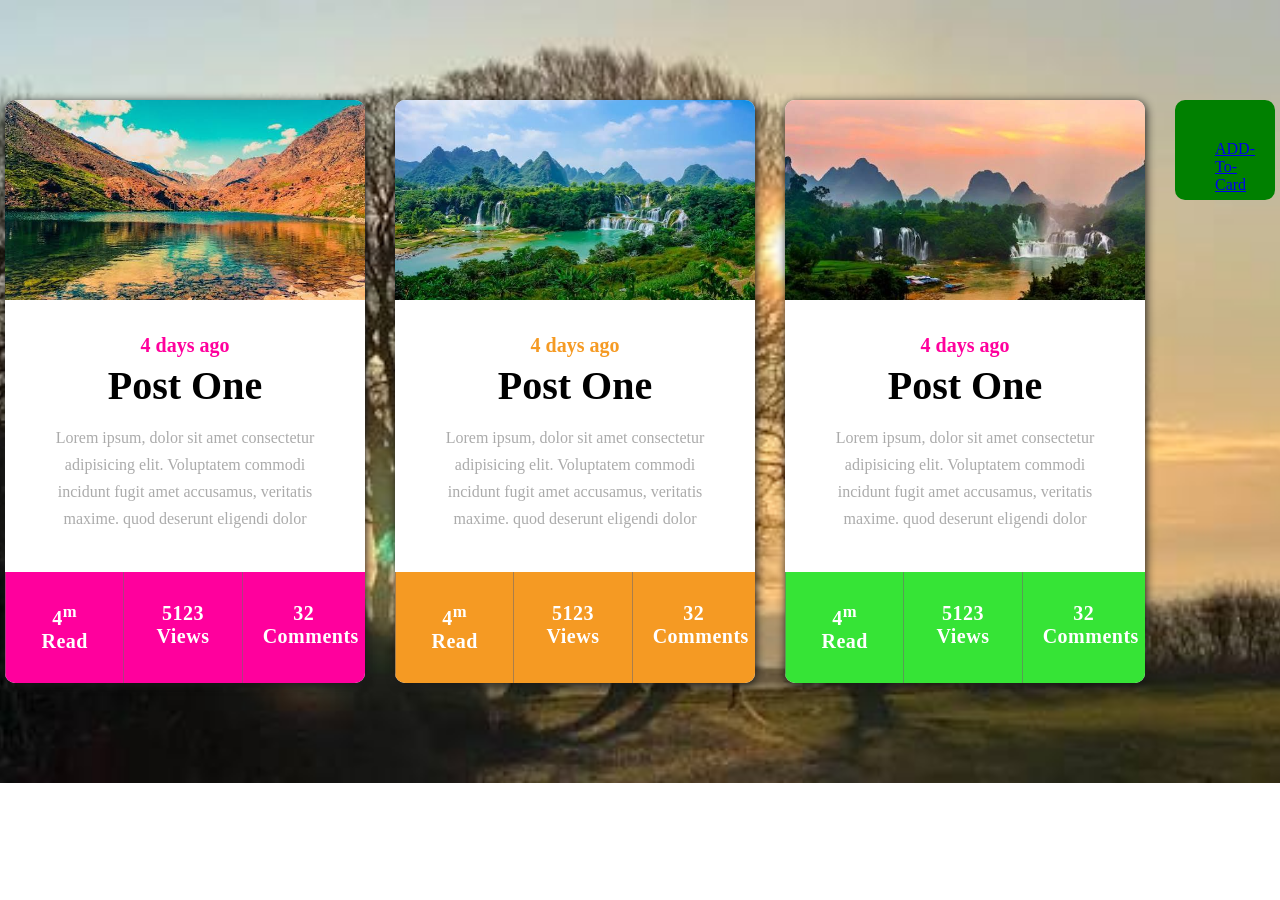
<file: index.html>
<!DOCTYPE html>
<html lang="en">
<head>
    <meta charset="UTF-8">
    <meta name="viewport" content="width=device-width, initial-scale=1.0">
    <title>Card</title>
    <link rel="stylesheet" href="./css/style.css">
</head>
<body>
    <section>
        <div class="cards">
        
        <div class="card pink">
            <div class="card_img">
           <img src="./images/left.jpg" alt="">
            </div>
            <div class="card_details">
                <div class="header">
                    <span>4 days ago</span>
                    <h3>Post One</h3>
                    <p>Lorem ipsum, dolor sit amet consectetur adipisicing elit. Voluptatem commodi incidunt fugit amet accusamus, veritatis maxime. quod deserunt eligendi dolor</p>
                </div>
                <div class="card_footer">
                    <div class="info">
                        <h4>4<sup>m</sup></h4>
                        <p>Read</p>
                    </div>
                    <div class="info">
                        <h4>5123</h4>
                        <p>Views</p>
                    </div>
                    <div class="info center">
                        <h4>32</h4>
                        <p>Comments</p>
                    </div>
                </div>

            </div>
        </div>
         <div class="card orange">
            <div class="card_img">
                <img src="./images/middle.jpg" alt="">
            </div>
            
            <div class="card_details">
                <div class="header">
                    <span>4 days ago</span>
                    <h3>Post One</h3>
                    <p>Lorem ipsum, dolor sit amet consectetur adipisicing elit. Voluptatem commodi incidunt fugit amet accusamus, veritatis maxime. quod deserunt eligendi dolor</p>
                </div>
                <div class="card_footer">
                    <div class="info">
                        <h4>4<sup>m</sup></h4>
                        <p>Read</p>
                    </div>
                    <div class="info">
                        <h4>5123</h4>
                        <p>Views</p>
                    </div>
                    <div class="info">
                        <h4>32</h4>
                        <p>Comments</p>
                    </div>
                </div>

            </div>
        </div>
         <div class="card green">
            <div class="card_img">
              <img src="./images/right.jpg" alt="">
            </div>
            <div class="card_details">
                <div class="header">
                    <span>4 days ago</span>
                    <h3>Post One</h3>
                    <p>Lorem ipsum, dolor sit amet consectetur adipisicing elit. Voluptatem commodi incidunt fugit amet accusamus, veritatis maxime. quod deserunt eligendi dolor</p>
                </div>
                <div class="card_footer">
                    <div class="info">
                        <h4>4<sup>m</sup></h4>
                        <p>Read</p>
                    </div>
                    <div class="info">
                        <h4>5123</h4>
                        <p>Views</p>
                    </div>
                    <div class="info center">
                        <h4>32</h4>
                        <p>Comments</p>
                    </div>
                </div>

            </div>
        </div>
        <a href="./add_to_card.html">ADD-To-Card</a>
    </div>
     
    </section>
</body>
</html>
</file>
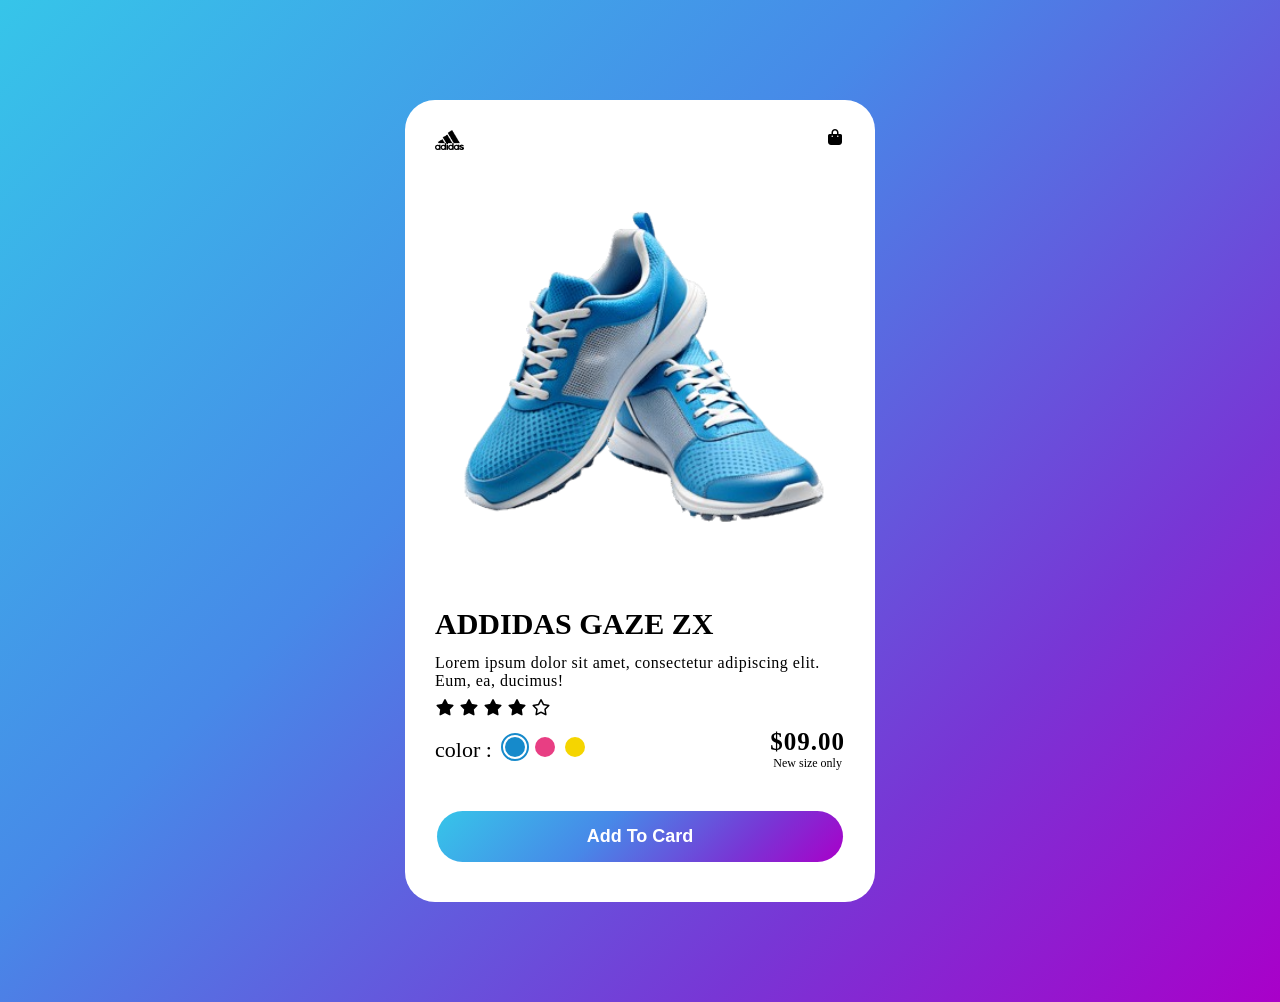
<file: add_to_card.html>
<!DOCTYPE html>
<html lang="en">
<head>
    <meta charset="UTF-8">
    <meta name="viewport" content="width=device-width, initial-scale=1.0">
    <title>Add-TO-Card</title>
    <link rel="stylesheet" href="./css/all.min.css">
    <link rel="stylesheet" href="./css/add_to_card.css">
</head>
<body>
    <section id="add_to_card">
        <div class="card">
            <div class="header">
                <div class="logo">
                    <img src="./images/logo.png" alt="">
                </div>
                <div class="icon">
                    <i class="fa-solid fa-bag-shopping"></i>
                </div>
            </div>
            <div class="img">
                <img src="./images/shoes.png" alt="">
            </div>
            <div class="info">
                <div class="info_text">
                    <h3>ADDIDAS GAZE ZX</h3>
                    <p>Lorem ipsum dolor sit amet, consectetur adipiscing elit. Eum, ea, ducimus!</p>
                    <i class="fa-solid fa-star"></i>
                    <i class="fa-solid fa-star"></i>
                    <i class="fa-solid fa-star"></i>
                    <i class="fa-solid fa-star"></i>
                    <i class="fa-regular fa-star"></i>
                </div>
                <div class="cp">
                  <div class="color">
                    <span>color :</span>
                    <input type="radio" name="color" checked/>
                    <input type="radio" name="color" />
                    <input type="radio" name="color" />
                  </div>
                  <div class="price">
                    <h4>$09.00</h4>
                    <p>New size only</p>
                  </div>                    
                </div>
                <div class="btn">
                    <button>Add To Card</button>
                </div>
            </div>
        </div>
    </section>
</body>
</html>
</file>
<file: css/style.css>
*{
    margin: 0;
    padding: 0;
    box-sizing: border-box;
}
section{
    background: url(../images/bg.jpg);
    background-position: center;
    background-size: cover;
    background-repeat: no-repeat;
}
.cards{
    width: 1270px;
    display: flex;
    gap: 30px;
    margin: 0 auto;
    padding: 100px 0;
    justify-content: space-between;
    
}
.card{
    border-radius: 10px;
    overflow: hidden;
    box-shadow: 1px 2px 10px #181818;
    width: 370px;
    background: #ffffff;
    position: relative;
    transition: all linear 0.3s;
}
.card::after {
    content: "";
    position: absolute;
    bottom: 0;
    left: 50%;
    height: 10px;
    background: teal;
    width: 0;
    transform: translateX(-50%);
    transition: width 0.3s linear;
}
.card:hover::after {
    width: 100%;
}
.card:hover{
    transform: translateY(-10px);
}
.card_img {
    overflow: hidden;
    width: 100;
}
.card img{
    /* background: url(../images/left.jpg);
    background-position: center;
    background-size: cover; */
    height: 200px;
    width: 100%;
    transition: transform linear 0.3s;
    object-fit: cover;
}
.card img:hover{
    transform: scale(1.1);
}
.header{
    text-align: center;
    padding: 30px;
}
.header span{
    font-size: 20px;
    font-weight: 600;
    color: rgb(255, 0, 157);
}
.header h3{
    font-size: 40px;
    padding: 5px 0;
}
.header p{
    font-size: 16px;
    padding: 10px;
    line-height: 27px;
    color: #1818185d;
}
.card_footer{
    background-color:  rgb(255, 0, 157);
    display: flex;
    justify-content: space-between;
   
}
.info{
    color: #ffffff;
    font-weight: 700;
    letter-spacing: 0.5px;
    font-size: 20px;
    text-align: center;
    border-left: 1px solid rgba(112, 105, 105, 0.562) ;
    padding: 30px 20px;
    width: 123.333333333px;
}
.orange span{
    color: rgb(245, 154, 35);
}
.orange .card_footer{
    background: rgb(245, 154, 35);
}
.green span{
    color:  rgb(54, 228, 54)git remot;
}
.green .card_footer{
    background: rgb(54, 228, 54);
}
a{
    width: 100px;
    height: 100px;
    padding: 40px;
    background-color: green;
    border-radius: 10px;
    margin: 0 auto;
    justify-items: center;
}
</file>
<file: css/add_to_card.css>
*{
    margin: 0;
    padding: 0;
    box-sizing: border-box;
}
#add_to_card{
    padding: 100px 0;
    background: linear-gradient(135deg, #36c5e9 0%, #4789e8 40%, #7836d5 75%, #a900c9 100%);
}
.card{
    width: 470px;
    margin: 0 auto;
    background: #ffffff;
    padding: 30px;
    border-radius: 30px;
}
.header{
    display: flex;
    justify-content: space-between;
    align-self: center;
    height: 50px;
}
.logo{
    width: 40px;
}
.logo img{
    height: 40%;
}
.img{
    overflow: hidden;
}
.img img{
    width: 100%;
    transition: transform  0.3s linear;
}
.img img:hover{
    transform: scale(1.1) translateY(-10px);
    filter: drop-shadow(0px 10px 8px rgba(143, 42, 143, 0.5));
}
.info{
    padding: 10px 0;
}
.info_text h3{
    font-size: 30px;
    line-height: 40px;
    font-weight: 700;
}
.info_text p{
    font-size: 16px;
    padding: 10px 0;
    letter-spacing: 0.5px;
    font-weight: 400;
}
.cp{
    display: flex;
    padding: 10px 0;
    justify-content: space-between;
    align-self: center;
}
.color{
    display: flex;
    gap: 10px;
    align-self: center;
}
.color span {
    font-size: 22px;
    margin-right: 3px;
}

.color input[type="radio"] {
    appearance: none;
    width: 12px;
    height: 12px;
    border-radius: 50%;
    cursor: pointer;
    padding: 10px;
}

.color input:nth-of-type(1) {
    background: #168acb;
}

.color input:nth-of-type(2) {
    background: #e83e83;
}

.color input:nth-of-type(3) {
    background: #f5d500;
}

.color input:nth-of-type(1):checked {
    outline: 2px solid #168acb;
    outline-offset: 2px;
}
.color input:nth-of-type(2):checked {
    outline: 2px solid #e83e83;
    outline-offset: 2px;
}
.color input:nth-of-type(3):checked {
    outline: 2px solid #f5d500;
    outline-offset: 2px;
}
.price{
    text-align: center;
}
.price h4{
    font-size: 25px;
    font-weight: 700;
    letter-spacing: 1px;
}
.price p{
    font-size: 12px;
    font-weight: 400;
}
.btn{
    width: 100%;
    padding-top: 30px;
    display: flex;
    justify-content: center;
}
button{
    padding: 15px 150px;
    border-radius: 50px;
    background: linear-gradient(135deg, #36c5e9 0%, #4789e8 40%, #7836d5 75%, #a900c9 100%);
    color: #ffffff;
    font-size: 18px;
    font-weight: 700;
    transition: all linear 0.3s;
    border: none;
}
button:hover{
     background: linear-gradient(135deg, #a900c9 0%, #7836d5 40%, #4789e8  75%, #36c5e9 100%);
     transform: scale(1.1);
     box-shadow: 2px 2px 15px 2px #a900c9;
}
</file>
